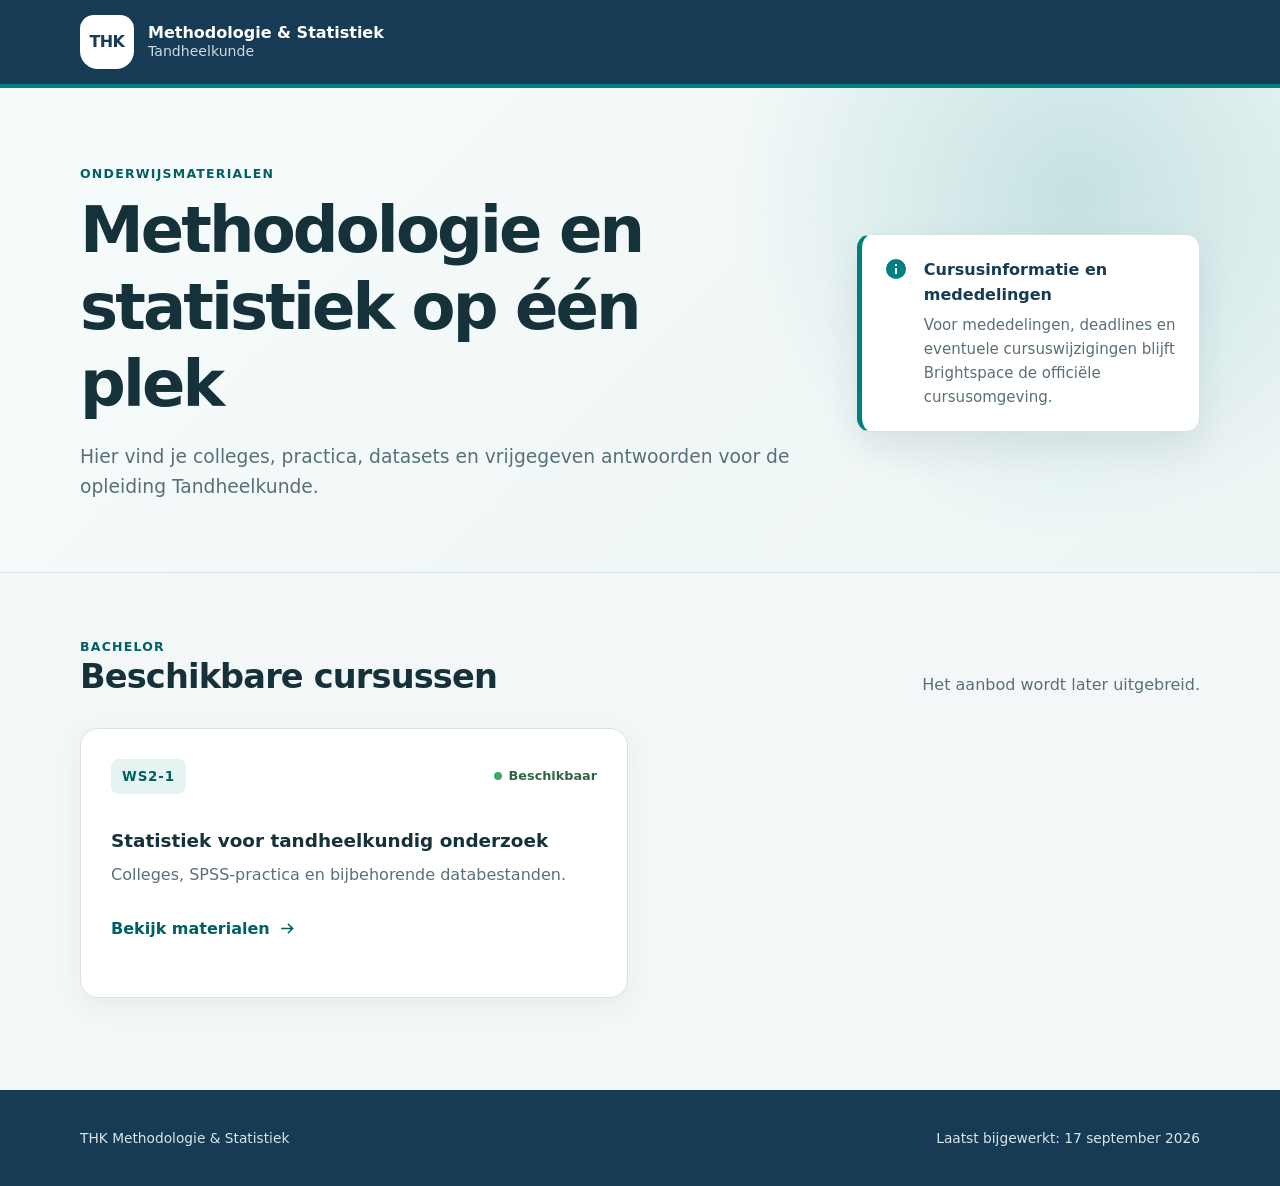
<file: index.html>
<!doctype html>
<html lang="nl">
<head>
  <meta charset="utf-8">
  <meta name="viewport" content="width=device-width, initial-scale=1">
  <meta name="description" content="Onderwijsmaterialen voor methodologie en statistiek binnen Tandheelkunde.">
  <title>THK | Methodologie &amp; Statistiek</title>
  <link rel="stylesheet" href="assets/site.css">
</head>
<body>
  <a class="skip-link" href="#inhoud">Ga naar de inhoud</a>

  <header class="site-header">
    <div class="shell header-inner">
      <a class="brand" href="index.html" aria-label="THK startpagina">
        <span class="brand-mark" aria-hidden="true">THK</span>
        <span class="brand-copy">
          <strong>Methodologie &amp; Statistiek</strong>
          <span>Tandheelkunde</span>
        </span>
      </a>
    </div>
  </header>

  <main id="inhoud">
    <section class="hero">
      <div class="shell hero-grid">
        <div>
          <p class="eyebrow">Onderwijsmaterialen</p>
          <h1>Methodologie en statistiek op één plek</h1>
          <p class="hero-text">
            Hier vind je colleges, practica, datasets en vrijgegeven antwoorden
            voor de opleiding Tandheelkunde.
          </p>
        </div>
        <aside class="notice" aria-label="Belangrijke informatie">
          <svg class="notice-icon" viewBox="0 0 24 24" aria-hidden="true">
            <path d="M12 2a10 10 0 1 0 0 20 10 10 0 0 0 0-20Zm1 15h-2v-6h2v6Zm0-8h-2V7h2v2Z"/>
          </svg>
          <div>
            <strong>Cursusinformatie en mededelingen</strong>
            <p>Voor mededelingen, deadlines en eventuele cursuswijzigingen blijft Brightspace de officiële cursusomgeving.</p>
          </div>
        </aside>
      </div>
    </section>

    <section class="shell course-section" aria-labelledby="opleidingen-heading">
      <div class="section-heading">
        <div>
          <p class="eyebrow">Bachelor</p>
          <h2 id="opleidingen-heading">Beschikbare cursussen</h2>
        </div>
        <p>Het aanbod wordt later uitgebreid.</p>
      </div>

      <div class="course-grid">
        <a class="course-card" href="courses/ws2-1/index.html">
          <div class="course-card-top">
            <span class="course-code">WS2-1</span>
            <span class="status-badge">Beschikbaar</span>
          </div>
          <h3>Statistiek voor tandheelkundig onderzoek</h3>
          <p>Colleges, SPSS-practica en bijbehorende databestanden.</p>
          <span class="card-link">
            Bekijk materialen
            <svg viewBox="0 0 24 24" aria-hidden="true"><path d="m13.2 5.3-1.4 1.4 4.3 4.3H4v2h12.1l-4.3 4.3 1.4 1.4 6.7-6.7-6.7-6.7Z"/></svg>
          </span>
        </a>
      </div>
    </section>
  </main>

  <footer class="site-footer">
    <div class="shell footer-inner">
      <p>THK Methodologie &amp; Statistiek</p>
      <p>Laatst bijgewerkt: 17 september 2026</p>
    </div>
  </footer>
</body>
</html>
</file>
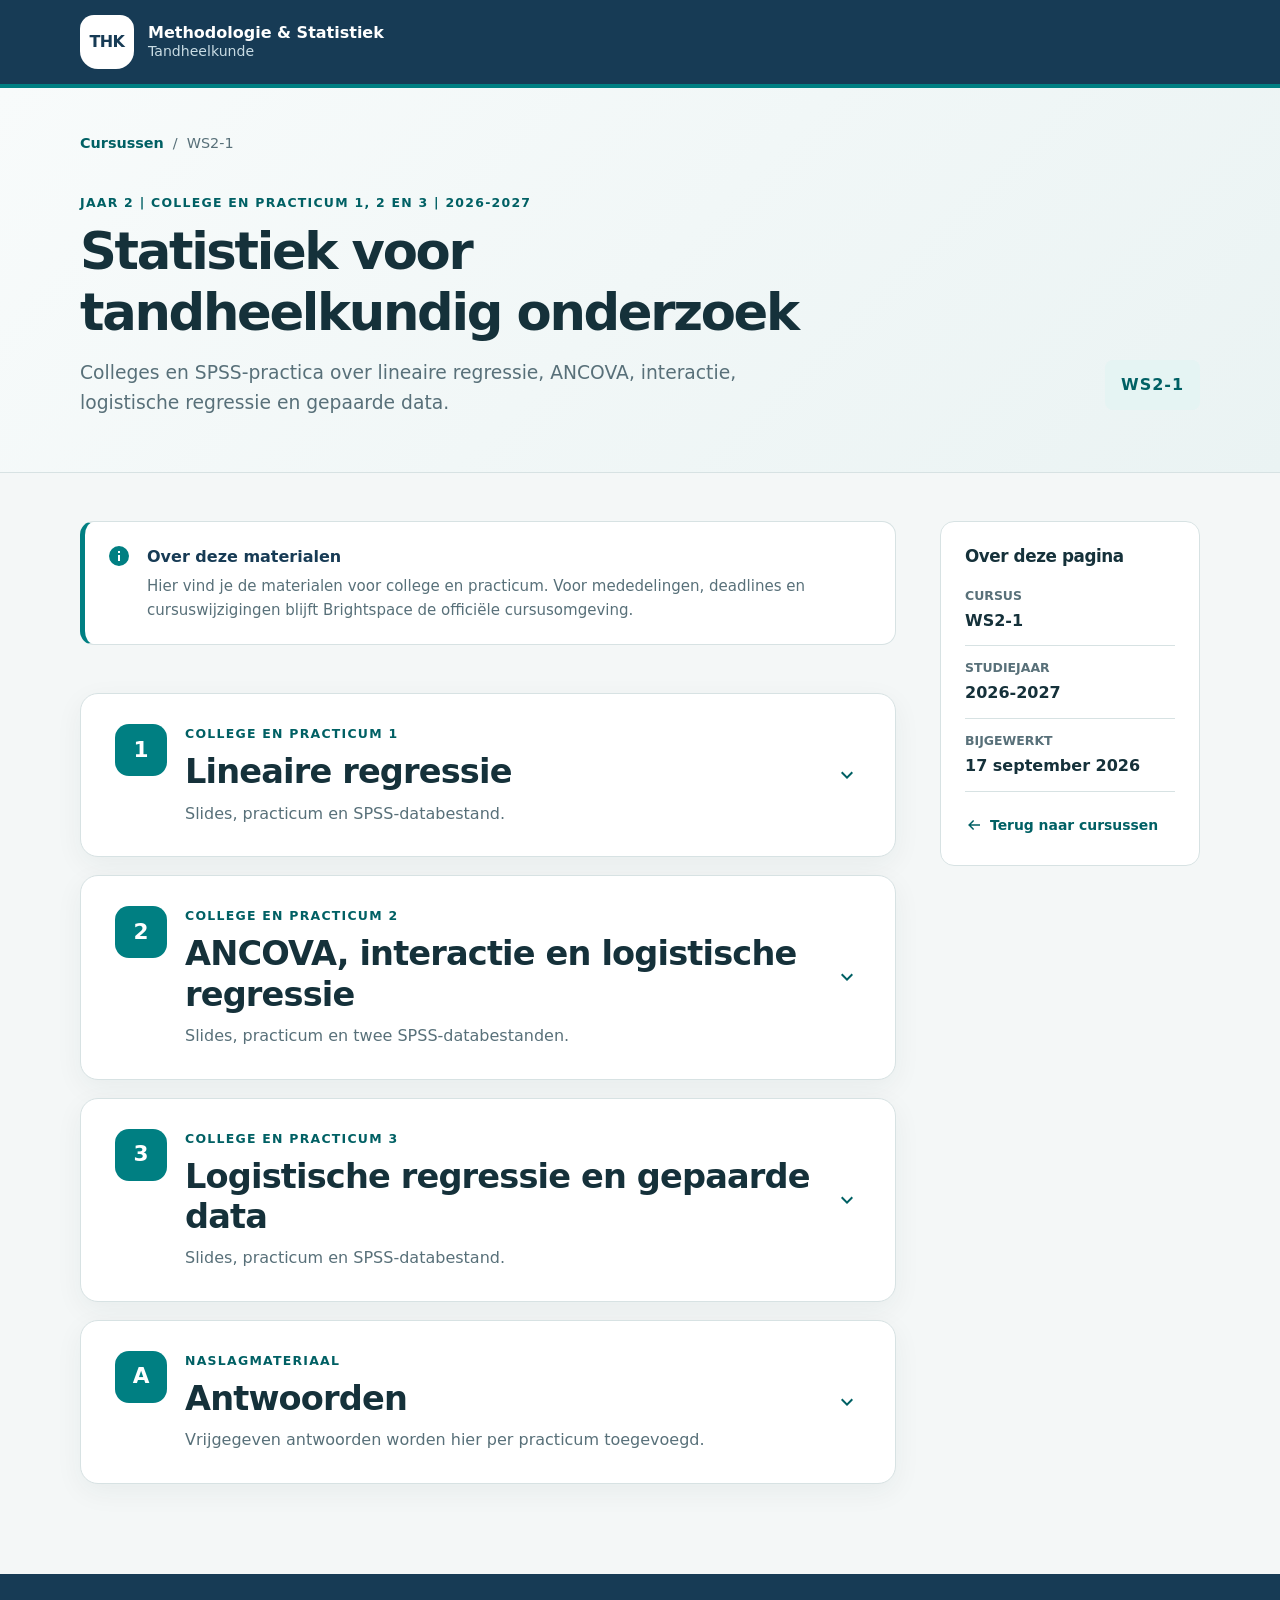
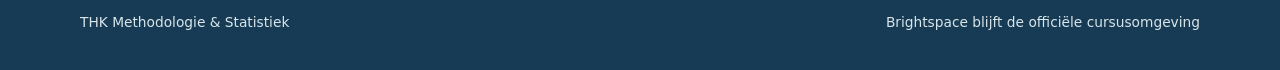
<file: courses/ws2-1/index.html>
<!doctype html>
<html lang="nl">
<head>
  <meta charset="utf-8">
  <meta name="viewport" content="width=device-width, initial-scale=1">
  <meta name="description" content="College- en practicummaterialen voor Tandheelkunde WS2-1.">
  <title>WS2-1 | THK Methodologie &amp; Statistiek</title>
  <link rel="stylesheet" href="../../assets/site.css">
</head>
<body>
  <a class="skip-link" href="#inhoud">Ga naar de inhoud</a>

  <header class="site-header">
    <div class="shell header-inner">
      <a class="brand" href="../../index.html" aria-label="THK startpagina">
        <span class="brand-mark" aria-hidden="true">THK</span>
        <span class="brand-copy">
          <strong>Methodologie &amp; Statistiek</strong>
          <span>Tandheelkunde</span>
        </span>
      </a>
    </div>
  </header>

  <main id="inhoud">
    <section class="course-hero">
      <div class="shell">
        <nav class="breadcrumbs" aria-label="Kruimelpad">
          <a href="../../index.html">Cursussen</a>
          <span aria-hidden="true">/</span>
          <span aria-current="page">WS2-1</span>
        </nav>
        <div class="course-title-row">
          <div>
            <p class="eyebrow">Jaar 2 | College en practicum 1, 2 en 3 | 2026-2027</p>
            <h1>Statistiek voor tandheelkundig onderzoek</h1>
            <p class="hero-text">Colleges en SPSS-practica over lineaire regressie, ANCOVA, interactie, logistische regressie en gepaarde data.</p>
          </div>
          <span class="course-code course-code-large">WS2-1</span>
        </div>
      </div>
    </section>

    <div class="shell course-layout">
      <div class="content-column">
        <aside class="notice compact-notice" aria-label="Belangrijke informatie">
          <svg class="notice-icon" viewBox="0 0 24 24" aria-hidden="true">
            <path d="M12 2a10 10 0 1 0 0 20 10 10 0 0 0 0-20Zm1 15h-2v-6h2v6Zm0-8h-2V7h2v2Z"/>
          </svg>
          <div>
            <strong>Over deze materialen</strong>
            <p>Hier vind je de materialen voor college en practicum. Voor mededelingen, deadlines en cursuswijzigingen blijft Brightspace de officiële cursusomgeving.</p>
          </div>
        </aside>

        <details class="session" aria-labelledby="college-1-heading">
          <summary class="session-heading">
            <span class="session-number" aria-hidden="true">1</span>
            <span class="session-heading-copy">
              <span class="eyebrow">College en practicum 1</span>
              <span class="session-title" id="college-1-heading" role="heading" aria-level="2">Lineaire regressie</span>
              <span class="session-description">Slides, practicum en SPSS-databestand.</span>
            </span>
            <span class="session-toggle" aria-hidden="true">
              <svg viewBox="0 0 24 24"><path d="m7.4 8.6 4.6 4.6 4.6-4.6L18 10l-6 6-6-6 1.4-1.4Z"/></svg>
            </span>
          </summary>

          <div class="session-content">
            <div class="resource-list">
            <article class="resource-card">
              <div class="file-icon file-pdf" aria-hidden="true">PDF</div>
              <div class="resource-copy">
                <h3>Slides college 1</h3>
                <p>Collegeslides in PDF-formaat.</p>
                <span>PDF | 4,3 MB</span>
              </div>
              <a class="download-button" href="files/college-1-slides.pdf" download>
                Download
                <svg viewBox="0 0 24 24" aria-hidden="true"><path d="M11 4h2v8l3.5-3.5 1.4 1.4-5.9 5.9-5.9-5.9 1.4-1.4L11 12V4Zm-5 14h12v2H6v-2Z"/></svg>
              </a>
            </article>

            <article class="resource-card">
              <div class="file-icon file-docx" aria-hidden="true">DOCX</div>
              <div class="resource-copy">
                <h3>SPSS-practicum 1</h3>
                <p>Werkdocument met de opdrachten.</p>
                <span>Word-document | 42 kB</span>
              </div>
              <a class="download-button" href="files/practicum-1.docx" download>
                Download
                <svg viewBox="0 0 24 24" aria-hidden="true"><path d="M11 4h2v8l3.5-3.5 1.4 1.4-5.9 5.9-5.9-5.9 1.4-1.4L11 12V4Zm-5 14h12v2H6v-2Z"/></svg>
              </a>
            </article>

            <article class="resource-card">
              <div class="file-icon file-data" aria-hidden="true">SAV</div>
              <div class="resource-copy">
                <h3>Databestand: pockets</h3>
                <p>Open dit bestand in IBM SPSS Statistics.</p>
                <span>SPSS-databestand | 2,6 kB</span>
              </div>
              <a class="download-button" href="files/pockets.sav" download>
                Download
                <svg viewBox="0 0 24 24" aria-hidden="true"><path d="M11 4h2v8l3.5-3.5 1.4 1.4-5.9 5.9-5.9-5.9 1.4-1.4L11 12V4Zm-5 14h12v2H6v-2Z"/></svg>
              </a>
            </article>
            </div>
          </div>
        </details>

        <details class="session" aria-labelledby="college-2-heading">
          <summary class="session-heading">
            <span class="session-number" aria-hidden="true">2</span>
            <span class="session-heading-copy">
              <span class="eyebrow">College en practicum 2</span>
              <span class="session-title" id="college-2-heading" role="heading" aria-level="2">ANCOVA, interactie en logistische regressie</span>
              <span class="session-description">Slides, practicum en twee SPSS-databestanden.</span>
            </span>
            <span class="session-toggle" aria-hidden="true">
              <svg viewBox="0 0 24 24"><path d="m7.4 8.6 4.6 4.6 4.6-4.6L18 10l-6 6-6-6 1.4-1.4Z"/></svg>
            </span>
          </summary>

          <div class="session-content">
            <div class="resource-list">
            <article class="resource-card">
              <div class="file-icon file-pdf" aria-hidden="true">PDF</div>
              <div class="resource-copy">
                <h3>Slides college 2</h3>
                <p>Collegeslides in PDF-formaat.</p>
                <span>PDF | 4,8 MB</span>
              </div>
              <a class="download-button" href="files/college-2-slides.pdf" download>
                Download
                <svg viewBox="0 0 24 24" aria-hidden="true"><path d="M11 4h2v8l3.5-3.5 1.4 1.4-5.9 5.9-5.9-5.9 1.4-1.4L11 12V4Zm-5 14h12v2H6v-2Z"/></svg>
              </a>
            </article>

            <article class="resource-card">
              <div class="file-icon file-docx" aria-hidden="true">DOCX</div>
              <div class="resource-copy">
                <h3>SPSS-practicum 2</h3>
                <p>Werkdocument met de opdrachten.</p>
                <span>Word-document | 41 kB</span>
              </div>
              <a class="download-button" href="files/practicum-2.docx" download>
                Download
                <svg viewBox="0 0 24 24" aria-hidden="true"><path d="M11 4h2v8l3.5-3.5 1.4 1.4-5.9 5.9-5.9-5.9 1.4-1.4L11 12V4Zm-5 14h12v2H6v-2Z"/></svg>
              </a>
            </article>

            <article class="resource-card">
              <div class="file-icon file-data" aria-hidden="true">SAV</div>
              <div class="resource-copy">
                <h3>Databestand: pockets</h3>
                <p>Gebruik dit bestand voor onderdelen 1 en 2.</p>
                <span>SPSS-databestand | 2,6 kB</span>
              </div>
              <a class="download-button" href="files/pockets.sav" download>
                Download
                <svg viewBox="0 0 24 24" aria-hidden="true"><path d="M11 4h2v8l3.5-3.5 1.4 1.4-5.9 5.9-5.9-5.9 1.4-1.4L11 12V4Zm-5 14h12v2H6v-2Z"/></svg>
              </a>
            </article>

            <article class="resource-card">
              <div class="file-icon file-data" aria-hidden="true">SAV</div>
              <div class="resource-copy">
                <h3>Databestand: endodontic study</h3>
                <p>Gebruik dit bestand voor onderdeel 3.</p>
                <span>SPSS-databestand | 6,1 kB</span>
              </div>
              <a class="download-button" href="files/endodontic_study.sav" download>
                Download
                <svg viewBox="0 0 24 24" aria-hidden="true"><path d="M11 4h2v8l3.5-3.5 1.4 1.4-5.9 5.9-5.9-5.9 1.4-1.4L11 12V4Zm-5 14h12v2H6v-2Z"/></svg>
              </a>
            </article>

            </div>
          </div>
        </details>

        <details class="session" aria-labelledby="college-3-heading">
          <summary class="session-heading">
            <span class="session-number" aria-hidden="true">3</span>
            <span class="session-heading-copy">
              <span class="eyebrow">College en practicum 3</span>
              <span class="session-title" id="college-3-heading" role="heading" aria-level="2">Logistische regressie en gepaarde data</span>
              <span class="session-description">Slides, practicum en SPSS-databestand.</span>
            </span>
            <span class="session-toggle" aria-hidden="true">
              <svg viewBox="0 0 24 24"><path d="m7.4 8.6 4.6 4.6 4.6-4.6L18 10l-6 6-6-6 1.4-1.4Z"/></svg>
            </span>
          </summary>

          <div class="session-content">
            <div class="resource-list">
            <article class="resource-card">
              <div class="file-icon file-pdf" aria-hidden="true">PDF</div>
              <div class="resource-copy">
                <h3>Slides college 3</h3>
                <p>Collegeslides in PDF-formaat.</p>
                <span>PDF | 1,2 MB</span>
              </div>
              <a class="download-button" href="files/college-3-slides.pdf" download>
                Download
                <svg viewBox="0 0 24 24" aria-hidden="true"><path d="M11 4h2v8l3.5-3.5 1.4 1.4-5.9 5.9-5.9-5.9 1.4-1.4L11 12V4Zm-5 14h12v2H6v-2Z"/></svg>
              </a>
            </article>

            <article class="resource-card">
              <div class="file-icon file-docx" aria-hidden="true">DOCX</div>
              <div class="resource-copy">
                <h3>SPSS-practicum 3</h3>
                <p>Werkdocument met de opdrachten.</p>
                <span>Word-document | 41 kB</span>
              </div>
              <a class="download-button" href="files/practicum-3.docx" download>
                Download
                <svg viewBox="0 0 24 24" aria-hidden="true"><path d="M11 4h2v8l3.5-3.5 1.4 1.4-5.9 5.9-5.9-5.9 1.4-1.4L11 12V4Zm-5 14h12v2H6v-2Z"/></svg>
              </a>
            </article>

            <article class="resource-card">
              <div class="file-icon file-data" aria-hidden="true">SAV</div>
              <div class="resource-copy">
                <h3>Databestand: pocketdiepte_paired.sav</h3>
                <p>Open dit bestand in IBM SPSS Statistics.</p>
                <span>SPSS-databestand | 3,1 kB</span>
              </div>
              <a class="download-button" href="files/pocketdiepte_paired.sav" download>
                Download
                <svg viewBox="0 0 24 24" aria-hidden="true"><path d="M11 4h2v8l3.5-3.5 1.4 1.4-5.9 5.9-5.9-5.9 1.4-1.4L11 12V4Zm-5 14h12v2H6v-2Z"/></svg>
              </a>
            </article>

            <article class="resource-card">
              <div class="file-icon file-data" aria-hidden="true">SAV</div>
              <div class="resource-copy">
                <h3>Databestand: endodontic study</h3>
                <p>Open dit bestand in IBM SPSS Statistics.</p>
                <span>SPSS-databestand | 6,1 kB</span>
              </div>
              <a class="download-button" href="files/endodontic_study.sav" download>
                Download
                <svg viewBox="0 0 24 24" aria-hidden="true"><path d="M11 4h2v8l3.5-3.5 1.4 1.4-5.9 5.9-5.9-5.9 1.4-1.4L11 12V4Zm-5 14h12v2H6v-2Z"/></svg>
              </a>
            </article>
            </div>
          </div>
        </details>

        <details class="session" aria-labelledby="answers-heading">
          <summary class="session-heading">
            <span class="session-number" aria-hidden="true">A</span>
            <span class="session-heading-copy">
              <span class="eyebrow">Naslagmateriaal</span>
              <span class="session-title" id="answers-heading" role="heading" aria-level="2">Antwoorden</span>
              <span class="session-description">Vrijgegeven antwoorden worden hier per practicum toegevoegd.</span>
            </span>
            <span class="session-toggle" aria-hidden="true">
              <svg viewBox="0 0 24 24"><path d="m7.4 8.6 4.6 4.6 4.6-4.6L18 10l-6 6-6-6 1.4-1.4Z"/></svg>
            </span>
          </summary>

          <div class="session-content">
            <div class="resource-list">
              <article class="resource-card">
                <div class="file-icon file-docx" aria-hidden="true">DOCX</div>
                <div class="resource-copy">
                  <h3>Antwoorden practicum 1</h3>
                  <p>Uitwerkingen bij het practicum over lineaire regressie.</p>
                  <span>Word-document | 285 kB</span>
                </div>
                <a class="download-button" href="files/practicum-1%20answers.docx" download>
                  Download
                  <svg viewBox="0 0 24 24" aria-hidden="true"><path d="M11 4h2v8l3.5-3.5 1.4 1.4-5.9 5.9-5.9-5.9 1.4-1.4L11 12V4Zm-5 14h12v2H6v-2Z"/></svg>
                </a>
              </article>

              <article class="resource-card">
                <div class="file-icon file-docx" aria-hidden="true">DOCX</div>
                <div class="resource-copy">
                  <h3>Antwoorden practicum 2</h3>
                  <p>Uitwerkingen bij het practicum over ANCOVA, interactie en logistische regressie.</p>
                  <span>Word-document | 250 kB</span>
                </div>
                <a class="download-button" href="files/practicum-2%20answers.docx" download>
                  Download
                  <svg viewBox="0 0 24 24" aria-hidden="true"><path d="M11 4h2v8l3.5-3.5 1.4 1.4-5.9 5.9-5.9-5.9 1.4-1.4L11 12V4Zm-5 14h12v2H6v-2Z"/></svg>
                </a>
              </article>
            </div>
          </div>
        </details>
      </div>

      <aside class="sidebar" aria-label="Cursusinformatie">
        <h2>Over deze pagina</h2>
        <dl>
          <div>
            <dt>Cursus</dt>
            <dd>WS2-1</dd>
          </div>
          <div>
            <dt>Studiejaar</dt>
            <dd>2026-2027</dd>
          </div>
          <div>
            <dt>Bijgewerkt</dt>
            <dd>17 september 2026</dd>
          </div>
        </dl>
        <a class="back-link" href="../../index.html">
          <svg viewBox="0 0 24 24" aria-hidden="true"><path d="m10.8 5.3 1.4 1.4L7.9 11H20v2H7.9l4.3 4.3-1.4 1.4L4.1 12l6.7-6.7Z"/></svg>
          Terug naar cursussen
        </a>
      </aside>
    </div>
  </main>

  <footer class="site-footer">
    <div class="shell footer-inner">
      <p>THK Methodologie &amp; Statistiek</p>
      <p>Brightspace blijft de officiële cursusomgeving</p>
    </div>
  </footer>
</body>
</html>
</file>
<file: assets/site.css>
:root {
  --ink: #15313a;
  --muted: #587079;
  --paper: #ffffff;
  --canvas: #f4f7f7;
  --line: #d7e2e3;
  --teal: #007f82;
  --teal-dark: #006064;
  --teal-soft: #e5f4f3;
  --navy: #173b55;
  --amber-soft: #fff5dc;
  --amber-ink: #725416;
  --shadow: 0 14px 36px rgba(21, 49, 58, 0.09);
  --radius: 18px;
}

* {
  box-sizing: border-box;
}

html {
  scroll-behavior: smooth;
}

body {
  margin: 0;
  color: var(--ink);
  background: var(--canvas);
  font-family: Inter, ui-sans-serif, system-ui, -apple-system, BlinkMacSystemFont, "Segoe UI", sans-serif;
  font-size: 16px;
  line-height: 1.6;
}

a {
  color: var(--teal-dark);
}

a:focus-visible {
  outline: 3px solid #f0b429;
  outline-offset: 4px;
}

svg {
  display: block;
  fill: currentColor;
}

.shell {
  width: min(1120px, calc(100% - 40px));
  margin-inline: auto;
}

.skip-link {
  position: fixed;
  z-index: 100;
  top: 12px;
  left: 12px;
  padding: 10px 16px;
  color: white;
  background: var(--navy);
  border-radius: 8px;
  transform: translateY(-150%);
}

.skip-link:focus {
  transform: translateY(0);
}

.site-header {
  color: white;
  background: var(--navy);
  border-bottom: 4px solid var(--teal);
}

.header-inner {
  min-height: 84px;
  display: flex;
  align-items: center;
}

.brand {
  display: inline-flex;
  align-items: center;
  gap: 14px;
  color: white;
  text-decoration: none;
}

.brand-mark {
  display: grid;
  place-items: center;
  width: 54px;
  height: 54px;
  color: var(--navy);
  background: white;
  border-radius: 14px 14px 18px 18px;
  font-weight: 850;
  letter-spacing: -0.04em;
}

.brand-copy {
  display: grid;
  line-height: 1.25;
}

.brand-copy strong {
  font-size: 1rem;
}

.brand-copy span {
  color: #c9dce4;
  font-size: 0.88rem;
}

.hero {
  padding: 76px 0 70px;
  background:
    radial-gradient(circle at 84% 22%, rgba(0, 127, 130, 0.18), transparent 30%),
    linear-gradient(135deg, #f7fbfb 0%, #edf5f5 100%);
  border-bottom: 1px solid var(--line);
}

.hero-grid {
  display: grid;
  grid-template-columns: minmax(0, 1.35fr) minmax(300px, 0.65fr);
  gap: 64px;
  align-items: center;
}

.eyebrow {
  margin: 0 0 8px;
  color: var(--teal-dark);
  font-size: 0.78rem;
  font-weight: 800;
  letter-spacing: 0.1em;
  text-transform: uppercase;
}

h1,
h2,
h3,
p {
  margin-top: 0;
}

h1,
h2,
h3 {
  line-height: 1.2;
}

h1 {
  max-width: 760px;
  margin-bottom: 20px;
  font-size: clamp(2.25rem, 5vw, 4.25rem);
  letter-spacing: -0.045em;
}

h2 {
  margin-bottom: 12px;
  font-size: clamp(1.55rem, 3vw, 2.1rem);
  letter-spacing: -0.025em;
}

h3 {
  margin-bottom: 10px;
  font-size: 1.15rem;
}

.hero-text {
  max-width: 720px;
  margin-bottom: 0;
  color: var(--muted);
  font-size: 1.17rem;
}

.notice {
  display: flex;
  gap: 16px;
  padding: 22px;
  color: var(--navy);
  background: var(--paper);
  border: 1px solid var(--line);
  border-left: 5px solid var(--teal);
  border-radius: 14px;
  box-shadow: var(--shadow);
}

.notice-icon {
  flex: 0 0 auto;
  width: 24px;
  height: 24px;
  color: var(--teal);
}

.notice p {
  margin: 5px 0 0;
  color: var(--muted);
  font-size: 0.94rem;
}

.course-section {
  padding: 64px 0 92px;
}

.section-heading {
  display: flex;
  justify-content: space-between;
  gap: 28px;
  align-items: end;
  margin-bottom: 30px;
}

.section-heading h2,
.section-heading p {
  margin-bottom: 0;
}

.section-heading > p {
  color: var(--muted);
}

.course-grid {
  display: grid;
  grid-template-columns: repeat(2, minmax(0, 1fr));
  gap: 24px;
}

.course-card {
  position: relative;
  display: block;
  min-height: 270px;
  padding: 30px;
  color: var(--ink);
  background: var(--paper);
  border: 1px solid var(--line);
  border-radius: var(--radius);
  box-shadow: 0 8px 26px rgba(21, 49, 58, 0.06);
  text-decoration: none;
  transition: transform 160ms ease, box-shadow 160ms ease, border-color 160ms ease;
}

.course-card:hover {
  transform: translateY(-3px);
  border-color: #9ec7c7;
  box-shadow: var(--shadow);
}

.course-card-top {
  display: flex;
  justify-content: space-between;
  align-items: center;
  gap: 16px;
  margin-bottom: 36px;
}

.course-code {
  display: inline-flex;
  padding: 7px 11px;
  color: var(--teal-dark);
  background: var(--teal-soft);
  border-radius: 8px;
  font-size: 0.84rem;
  font-weight: 850;
  letter-spacing: 0.06em;
}

.status-badge {
  color: #316446;
  font-size: 0.8rem;
  font-weight: 750;
}

.status-badge::before {
  content: "";
  display: inline-block;
  width: 8px;
  height: 8px;
  margin-right: 7px;
  background: #42a667;
  border-radius: 50%;
}

.course-card > p {
  max-width: 520px;
  margin-bottom: 28px;
  color: var(--muted);
}

.card-link {
  display: inline-flex;
  gap: 8px;
  align-items: center;
  color: var(--teal-dark);
  font-weight: 750;
}

.card-link svg {
  width: 19px;
  height: 19px;
  transition: transform 160ms ease;
}

.course-card:hover .card-link svg {
  transform: translateX(4px);
}

.course-hero {
  padding: 44px 0 54px;
  background: linear-gradient(135deg, #f8fbfb, #eaf3f3);
  border-bottom: 1px solid var(--line);
}

.breadcrumbs {
  display: flex;
  gap: 9px;
  margin-bottom: 38px;
  color: var(--muted);
  font-size: 0.9rem;
}

.breadcrumbs a {
  color: var(--teal-dark);
  font-weight: 700;
  text-decoration: none;
}

.course-title-row {
  display: flex;
  justify-content: space-between;
  gap: 48px;
  align-items: end;
}

.course-title-row h1 {
  margin-bottom: 14px;
  font-size: clamp(2rem, 4vw, 3.35rem);
}

.course-code-large {
  margin-bottom: 8px;
  padding: 12px 16px;
  font-size: 1rem;
}

.course-layout {
  display: grid;
  grid-template-columns: minmax(0, 1fr) 260px;
  gap: 44px;
  align-items: start;
  padding-top: 48px;
  padding-bottom: 90px;
}

.compact-notice {
  margin-bottom: 48px;
  box-shadow: none;
}

.session {
  overflow: hidden;
  background: var(--paper);
  border: 1px solid var(--line);
  border-radius: var(--radius);
  box-shadow: 0 8px 28px rgba(21, 49, 58, 0.055);
}

.session + .session {
  margin-top: 18px;
}

.session-heading {
  display: grid;
  grid-template-columns: 52px minmax(0, 1fr) 28px;
  gap: 18px;
  align-items: center;
  padding: 30px 34px;
  cursor: pointer;
  list-style: none;
  transition: background 160ms ease;
}

.session-heading::-webkit-details-marker {
  display: none;
}

.session-heading::marker {
  content: "";
}

.session-heading:hover {
  background: #f8fbfb;
}

.session-heading:focus-visible {
  outline: 3px solid #f0b429;
  outline-offset: -4px;
}

.session[open] .session-heading {
  border-bottom: 1px solid var(--line);
}

.session-number {
  display: grid;
  place-items: center;
  align-self: start;
  width: 52px;
  height: 52px;
  color: white;
  background: var(--teal);
  border-radius: 14px;
  font-size: 1.35rem;
  font-weight: 850;
}

.session-heading-copy,
.session-heading .eyebrow,
.session-title,
.session-description {
  display: block;
}

.session-heading-copy {
  min-width: 0;
}

.session-title {
  margin-bottom: 8px;
  font-size: clamp(1.55rem, 3vw, 2.1rem);
  font-weight: 700;
  letter-spacing: -0.025em;
  line-height: 1.2;
}

.session-description {
  color: var(--muted);
}

.session-toggle {
  display: grid;
  place-items: center;
  width: 28px;
  height: 28px;
  color: var(--teal-dark);
  transition: transform 160ms ease;
}

.session-toggle svg {
  width: 24px;
  height: 24px;
}

.session[open] .session-toggle {
  transform: rotate(180deg);
}

.session-content {
  padding: 0 34px 28px;
}

.resource-list {
  display: grid;
}

.resource-card {
  display: grid;
  grid-template-columns: 52px minmax(0, 1fr) auto;
  gap: 18px;
  align-items: center;
  padding: 26px 0;
  border-bottom: 1px solid var(--line);
}

.resource-card:last-child {
  padding-bottom: 0;
  border-bottom: 0;
}

.file-icon {
  display: grid;
  place-items: center;
  width: 52px;
  height: 58px;
  border-radius: 8px 8px 12px 8px;
  font-size: 0.72rem;
  font-weight: 850;
  letter-spacing: 0.04em;
}

.file-pdf {
  color: #9b3030;
  background: #fbe9e7;
}

.file-docx {
  color: #245b99;
  background: #e9f1fb;
}

.file-data {
  color: #205b76;
  background: #e5f2f8;
}

.resource-copy h3,
.resource-copy p {
  margin-bottom: 4px;
}

.resource-copy p,
.resource-copy span {
  color: var(--muted);
  font-size: 0.9rem;
}

.download-button {
  display: inline-flex;
  gap: 8px;
  align-items: center;
  justify-content: center;
  min-width: 132px;
  padding: 10px 15px;
  color: white;
  background: var(--teal-dark);
  border-radius: 9px;
  font-size: 0.9rem;
  font-weight: 750;
  text-decoration: none;
  transition: background 160ms ease, transform 160ms ease;
}

.download-button:hover {
  background: var(--teal);
  transform: translateY(-1px);
}

.download-button svg {
  width: 18px;
  height: 18px;
}

.sidebar {
  position: sticky;
  top: 24px;
  padding: 24px;
  background: var(--paper);
  border: 1px solid var(--line);
  border-radius: 14px;
}

.sidebar h2 {
  margin-bottom: 20px;
  font-size: 1.05rem;
}

.sidebar dl {
  margin: 0 0 22px;
}

.sidebar dl div {
  padding: 12px 0;
  border-bottom: 1px solid var(--line);
}

.sidebar dl div:first-child {
  padding-top: 0;
}

.sidebar dt {
  color: var(--muted);
  font-size: 0.78rem;
  font-weight: 700;
  text-transform: uppercase;
}

.sidebar dd {
  margin: 2px 0 0;
  font-weight: 700;
}

.back-link {
  display: inline-flex;
  gap: 7px;
  align-items: center;
  font-size: 0.87rem;
  font-weight: 750;
  text-decoration: none;
}

.back-link svg {
  width: 18px;
  height: 18px;
}

.site-footer {
  color: #d8e5e9;
  background: var(--navy);
}

.footer-inner {
  min-height: 96px;
  display: flex;
  justify-content: space-between;
  gap: 24px;
  align-items: center;
  font-size: 0.86rem;
}

.footer-inner p {
  margin-bottom: 0;
}

@media (max-width: 820px) {
  .hero-grid,
  .course-layout {
    grid-template-columns: 1fr;
  }

  .hero-grid {
    gap: 34px;
  }

  .course-grid {
    grid-template-columns: 1fr;
  }

  .sidebar {
    position: static;
  }
}

@media (max-width: 620px) {
  .shell {
    width: min(100% - 28px, 1120px);
  }

  .hero {
    padding: 54px 0;
  }

  .section-heading,
  .course-title-row,
  .footer-inner {
    align-items: flex-start;
    flex-direction: column;
  }

  .course-code-large {
    order: -1;
  }

  .session {
    border-radius: 14px;
  }

  .session-heading {
    grid-template-columns: 44px minmax(0, 1fr) 24px;
    gap: 14px;
    padding: 22px 20px;
  }

  .session-number {
    width: 44px;
    height: 44px;
  }

  .session-title {
    font-size: 1.35rem;
  }

  .session-content {
    padding: 0 20px 22px;
  }

  .resource-card {
    grid-template-columns: 48px minmax(0, 1fr);
  }

  .file-icon {
    width: 48px;
    height: 54px;
  }

  .download-button {
    grid-column: 1 / -1;
    width: 100%;
  }

  .footer-inner {
    min-height: 120px;
    justify-content: center;
  }
}

@media (prefers-reduced-motion: reduce) {
  *,
  *::before,
  *::after {
    scroll-behavior: auto !important;
    transition: none !important;
  }
}
</file>
